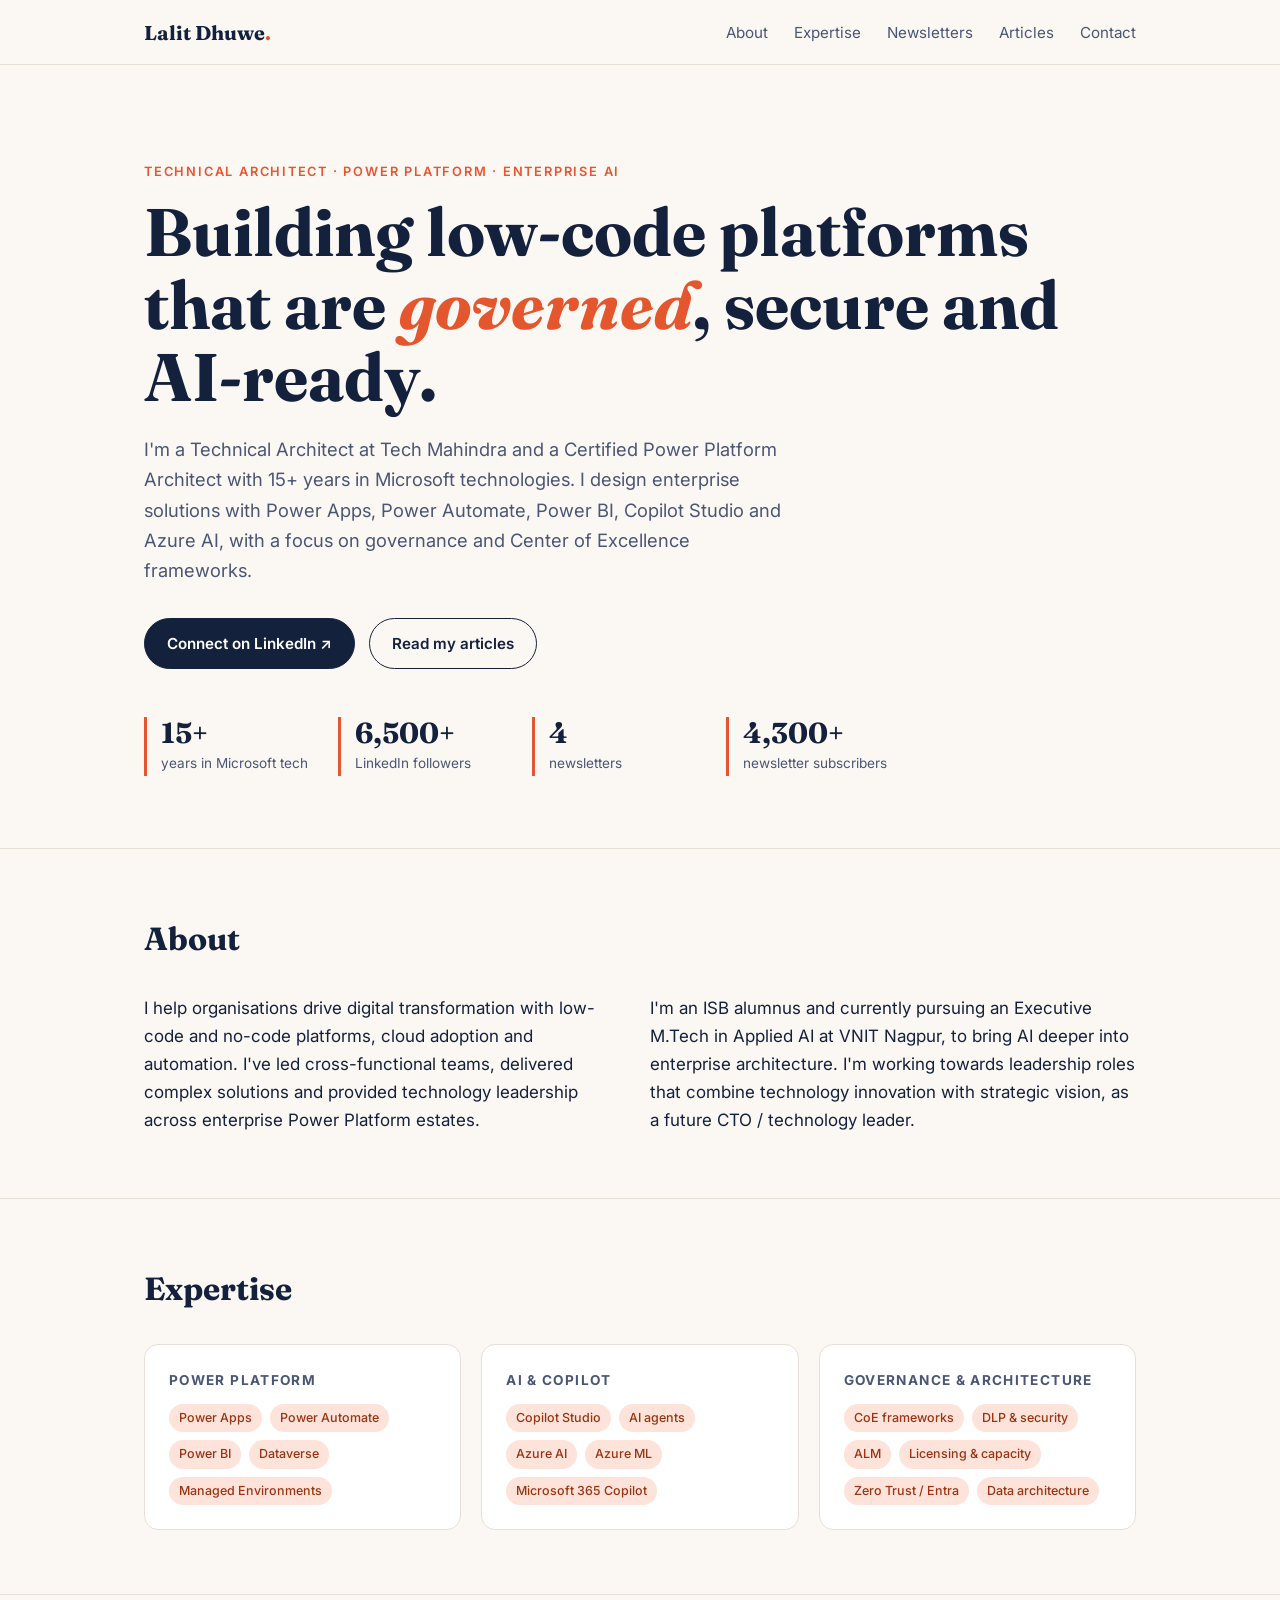
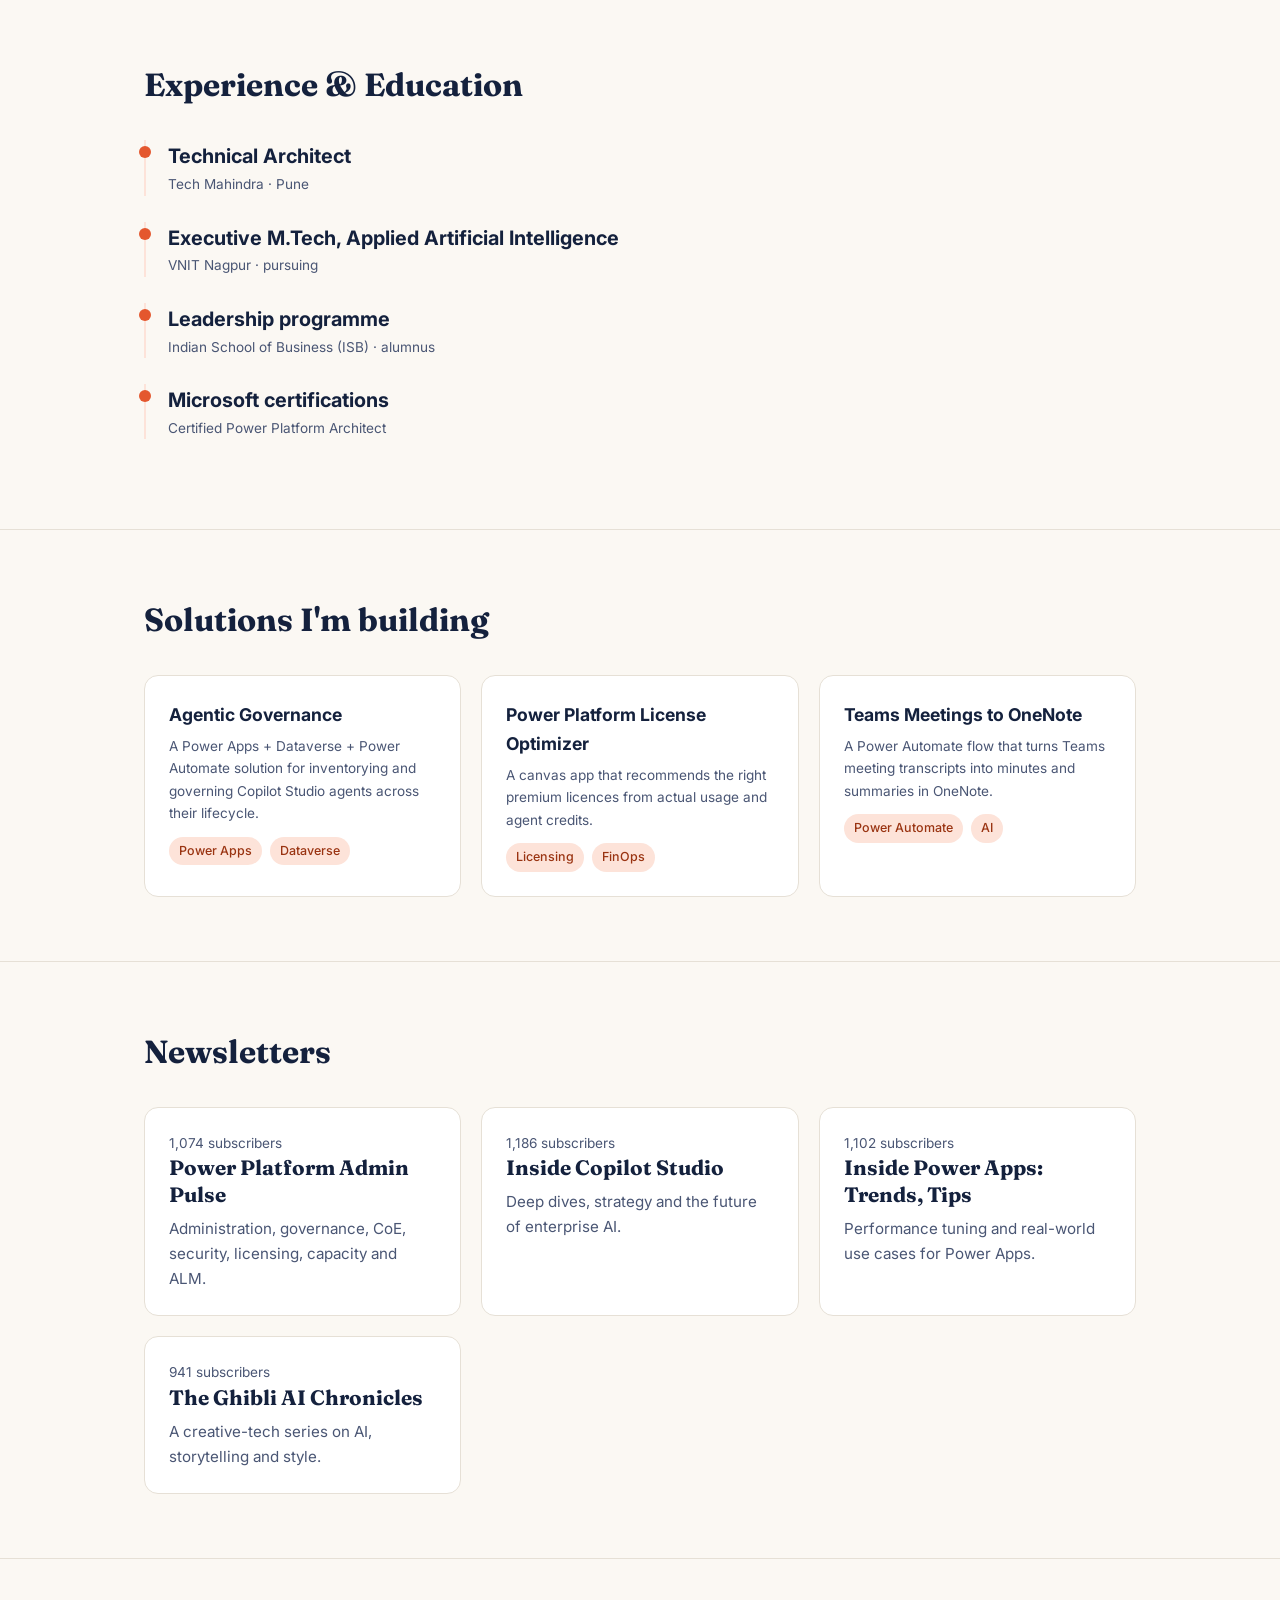
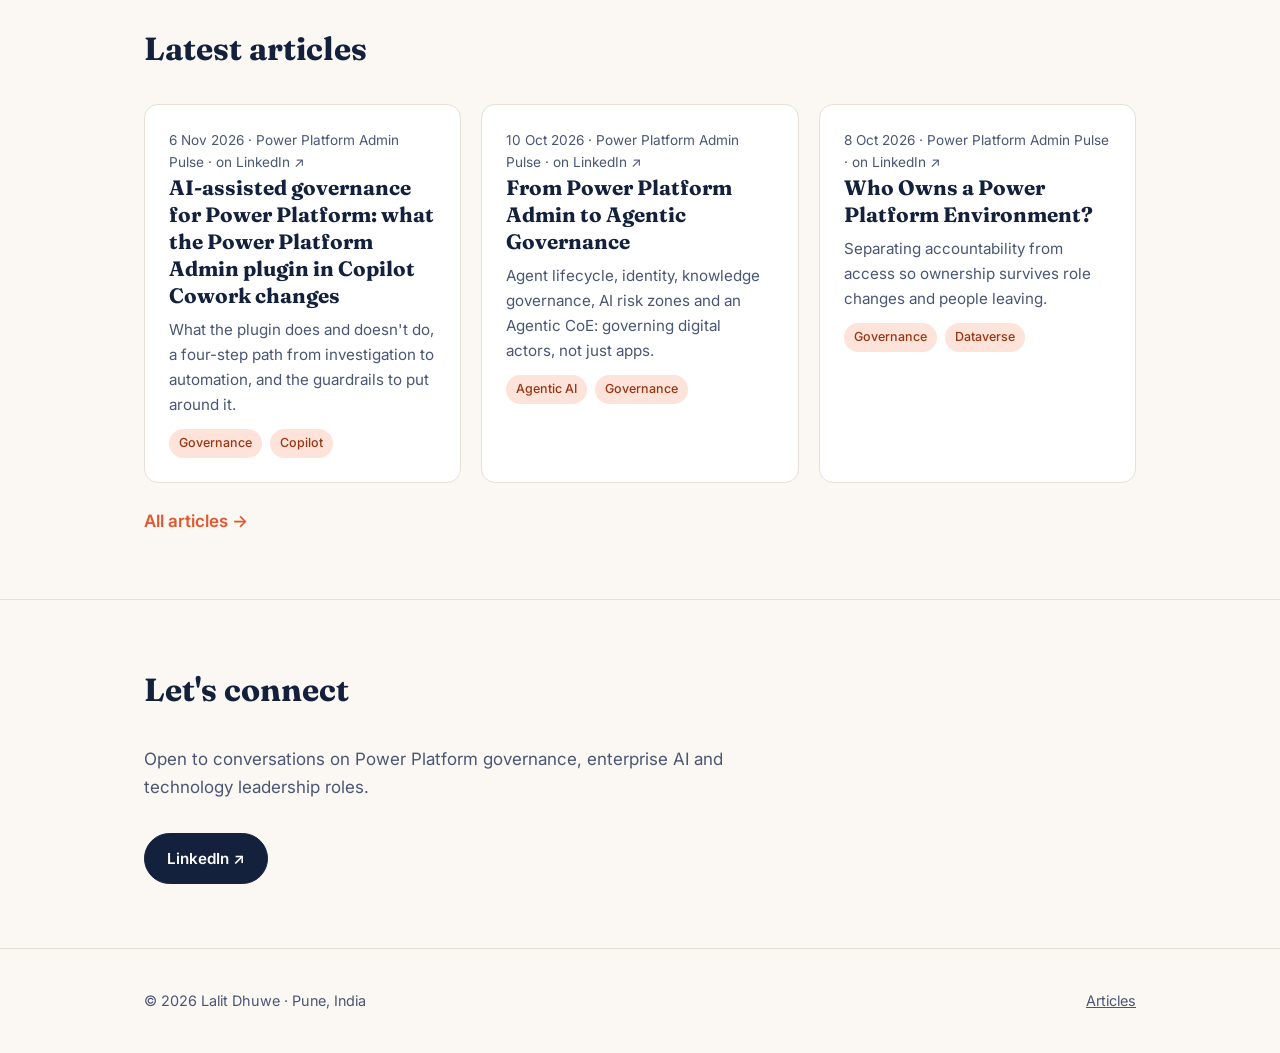
<file: index.html>
<!DOCTYPE html>
<html lang="en">
<head>
<meta charset="UTF-8">
<meta name="viewport" content="width=device-width, initial-scale=1.0">
<title>Lalit Dhuwe — Power Platform & AI Architect</title>
<meta name="description" content="Lalit Dhuwe — Technical Architect at Tech Mahindra. Certified Power Platform Architect: Power Apps, Power Automate, Copilot Studio, Azure AI. Articles on governance, licensing and agentic AI.">
<meta property="og:title" content="Lalit Dhuwe — Power Platform & AI Architect">
<meta property="og:description" content="Technical Architect, author of Power Platform Admin Pulse and Inside Copilot Studio.">
<link rel="preconnect" href="https://fonts.googleapis.com">
<link href="https://fonts.googleapis.com/css2?family=Fraunces:ital,wght@0,600;0,700;1,600&family=Inter:wght@400;500;600&display=swap" rel="stylesheet">
<link rel="stylesheet" href="style.css">
</head>
<body>

<nav><div class="wrap">
  <a class="brand" href="index.html">Lalit Dhuwe<span>.</span></a>
  <ul>
    <li class="hide-sm"><a href="#about">About</a></li>
    <li class="hide-sm"><a href="#expertise">Expertise</a></li>
    <li><a href="#newsletters">Newsletters</a></li>
    <li><a href="articles.html">Articles</a></li>
    <li><a href="#contact">Contact</a></li>
  </ul>
</div></nav>

<header class="hero"><div class="wrap">
  <div class="eyebrow">Technical Architect · Power Platform · Enterprise AI</div>
  <h1>Building low-code platforms that are <em>governed</em>, secure and AI-ready.</h1>
  <p class="lead">I'm a Technical Architect at Tech Mahindra and a Certified Power Platform Architect with 15+ years in Microsoft technologies. I design enterprise solutions with Power Apps, Power Automate, Power BI, Copilot Studio and Azure AI, with a focus on governance and Center of Excellence frameworks.</p>
  <div class="btns">
    <a class="btn primary" href="https://www.linkedin.com/in/lalit-dhuwe-98b58410/" target="_blank" rel="noopener">Connect on LinkedIn ↗</a>
    <a class="btn" href="articles.html">Read my articles</a>
  </div>
  <div class="stats">
    <div><strong>15+</strong><span>years in Microsoft tech</span></div>
    <div><strong>6,500+</strong><span>LinkedIn followers</span></div>
    <div><strong>4</strong><span>newsletters</span></div>
    <div><strong>4,300+</strong><span>newsletter subscribers</span></div>
  </div>
</div></header>

<section id="about"><div class="wrap">
  <h2>About</h2>
  <div class="grid g2">
    <p>I help organisations drive digital transformation with low-code and no-code platforms, cloud adoption and automation. I've led cross-functional teams, delivered complex solutions and provided technology leadership across enterprise Power Platform estates.</p>
    <p>I'm an ISB alumnus and currently pursuing an Executive M.Tech in Applied AI at VNIT Nagpur, to bring AI deeper into enterprise architecture. I'm working towards leadership roles that combine technology innovation with strategic vision, as a future CTO / technology leader.</p>
  </div>
</div></section>

<section id="expertise"><div class="wrap">
  <h2>Expertise</h2>
  <div class="grid g3">
    <div class="card skill-group"><h3>Power Platform</h3><div class="tags"><span class="tag">Power Apps</span><span class="tag">Power Automate</span><span class="tag">Power BI</span><span class="tag">Dataverse</span><span class="tag">Managed Environments</span></div></div>
    <div class="card skill-group"><h3>AI & Copilot</h3><div class="tags"><span class="tag">Copilot Studio</span><span class="tag">AI agents</span><span class="tag">Azure AI</span><span class="tag">Azure ML</span><span class="tag">Microsoft 365 Copilot</span></div></div>
    <div class="card skill-group"><h3>Governance & Architecture</h3><div class="tags"><span class="tag">CoE frameworks</span><span class="tag">DLP & security</span><span class="tag">ALM</span><span class="tag">Licensing & capacity</span><span class="tag">Zero Trust / Entra</span><span class="tag">Data architecture</span></div></div>
  </div>
</div></section>

<section id="experience"><div class="wrap">
  <h2>Experience & Education</h2>
  <!-- TODO: add earlier roles and years from your LinkedIn Experience section -->
  <div class="timeline">
    <div class="item"><h3>Technical Architect</h3><div class="meta">Tech Mahindra · Pune</div></div>
    <div class="item"><h3>Executive M.Tech, Applied Artificial Intelligence</h3><div class="meta">VNIT Nagpur · pursuing</div></div>
    <div class="item"><h3>Leadership programme</h3><div class="meta">Indian School of Business (ISB) · alumnus</div></div>
    <div class="item"><h3>Microsoft certifications</h3><div class="meta">Certified Power Platform Architect</div></div>
  </div>
</div></section>

<section id="projects"><div class="wrap">
  <h2>Solutions I'm building</h2>
  <!-- TODO: remove any of these that are internal or confidential -->
  <div class="grid g3">
    <div class="card"><h3>Agentic Governance</h3><p class="meta">A Power Apps + Dataverse + Power Automate solution for inventorying and governing Copilot Studio agents across their lifecycle.</p><div class="tags"><span class="tag">Power Apps</span><span class="tag">Dataverse</span></div></div>
    <div class="card"><h3>Power Platform License Optimizer</h3><p class="meta">A canvas app that recommends the right premium licences from actual usage and agent credits.</p><div class="tags"><span class="tag">Licensing</span><span class="tag">FinOps</span></div></div>
    <div class="card"><h3>Teams Meetings to OneNote</h3><p class="meta">A Power Automate flow that turns Teams meeting transcripts into minutes and summaries in OneNote.</p><div class="tags"><span class="tag">Power Automate</span><span class="tag">AI</span></div></div>
  </div>
</div></section>

<section id="newsletters"><div class="wrap">
  <h2>Newsletters</h2>
  <div class="grid g2">
    <a class="card post-card" href="https://www.linkedin.com/in/lalit-dhuwe-98b58410/recent-activity/newsletter/" target="_blank" rel="noopener"><div class="meta">1,074 subscribers</div><h3>Power Platform Admin Pulse</h3><p>Administration, governance, CoE, security, licensing, capacity and ALM.</p></a>
    <a class="card post-card" href="https://www.linkedin.com/in/lalit-dhuwe-98b58410/recent-activity/newsletter/" target="_blank" rel="noopener"><div class="meta">1,186 subscribers</div><h3>Inside Copilot Studio</h3><p>Deep dives, strategy and the future of enterprise AI.</p></a>
    <a class="card post-card" href="https://www.linkedin.com/in/lalit-dhuwe-98b58410/recent-activity/newsletter/" target="_blank" rel="noopener"><div class="meta">1,102 subscribers</div><h3>Inside Power Apps: Trends, Tips</h3><p>Performance tuning and real-world use cases for Power Apps.</p></a>
    <a class="card post-card" href="https://www.linkedin.com/in/lalit-dhuwe-98b58410/recent-activity/newsletter/" target="_blank" rel="noopener"><div class="meta">941 subscribers</div><h3>The Ghibli AI Chronicles</h3><p>A creative-tech series on AI, storytelling and style.</p></a>
  </div>
</div></section>

<section id="articles"><div class="wrap">
  <h2>Latest articles</h2>
  <div class="grid g3" id="latest-posts"></div>
  <a class="more" href="articles.html">All articles →</a>
</div></section>

<section id="contact"><div class="wrap">
  <h2>Let's connect</h2>
  <p style="max-width:600px;color:var(--ink-soft)">Open to conversations on Power Platform governance, enterprise AI and technology leadership roles.</p>
  <div class="btns">
    <a class="btn primary" href="https://www.linkedin.com/in/lalit-dhuwe-98b58410/" target="_blank" rel="noopener">LinkedIn ↗</a>
    <!-- TODO: add your email if you want it public -->
  </div>
</div></section>

<footer><div class="wrap"><span>© 2026 Lalit Dhuwe · Pune, India</span><a href="articles.html">Articles</a></div></footer>

<script src="posts.js"></script>
<script>renderPosts('latest-posts', 3, '');</script>
</body>
</html>
</file>
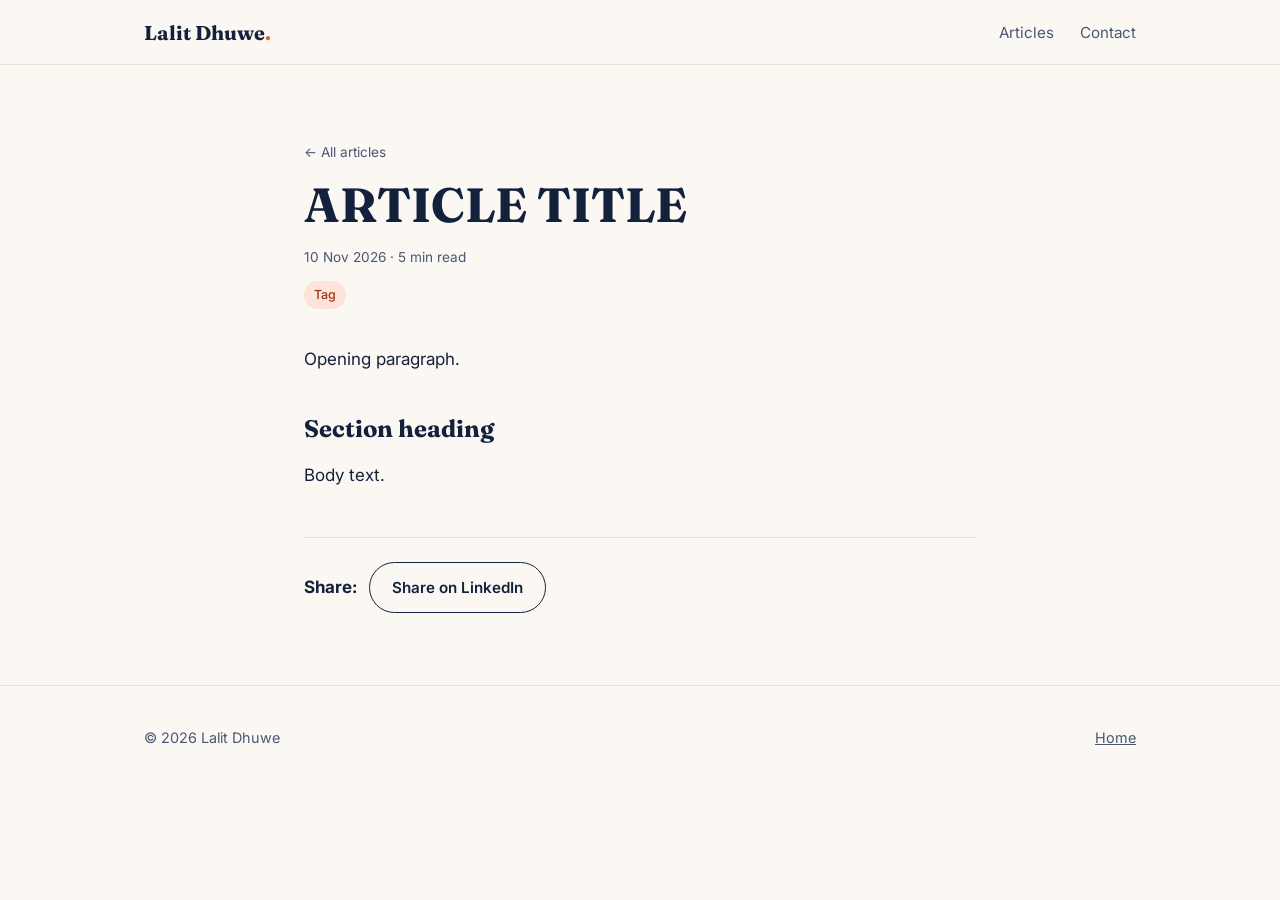
<file: article-template.html>
<!DOCTYPE html>
<html lang="en">
<head>
<meta charset="UTF-8">
<meta name="viewport" content="width=device-width, initial-scale=1.0">
<!-- 1. CHANGE the title and description -->
<title>ARTICLE TITLE — Lalit Dhuwe</title>
<meta name="description" content="One-line summary of the article.">
<meta property="og:title" content="ARTICLE TITLE">
<meta property="og:description" content="One-line summary of the article.">
<link href="https://fonts.googleapis.com/css2?family=Fraunces:ital,wght@0,600;0,700;1,600&family=Inter:wght@400;500;600&display=swap" rel="stylesheet">
<link rel="stylesheet" href="style.css">
</head>
<body>
<nav><div class="wrap">
  <a class="brand" href="index.html">Lalit Dhuwe<span>.</span></a>
  <ul><li><a href="articles.html">Articles</a></li><li><a href="index.html#contact">Contact</a></li></ul>
</div></nav>

<article class="article">
  <a href="articles.html" class="meta" style="text-decoration:none">← All articles</a>
  <!-- 2. CHANGE the heading, date and tags -->
  <h1>ARTICLE TITLE</h1>
  <div class="meta">10 Nov 2026 · 5 min read</div>
  <div class="tags"><span class="tag">Tag</span></div>

  <!-- 3. WRITE your article below. Use <h2>, <p>, <ul>, <pre><code>, <blockquote> -->
  <div class="content">
    <p>Opening paragraph.</p>
    <h2>Section heading</h2>
    <p>Body text.</p>
  </div>

  <div class="share">
    <strong>Share:</strong>
    <a class="btn" href="#" onclick="window.open('https://www.linkedin.com/sharing/share-offsite/?url='+encodeURIComponent(location.href));return false;">Share on LinkedIn</a>
  </div>
</article>
<footer><div class="wrap"><span>© 2026 Lalit Dhuwe</span><a href="index.html">Home</a></div></footer>
</body>
</html>
</file>
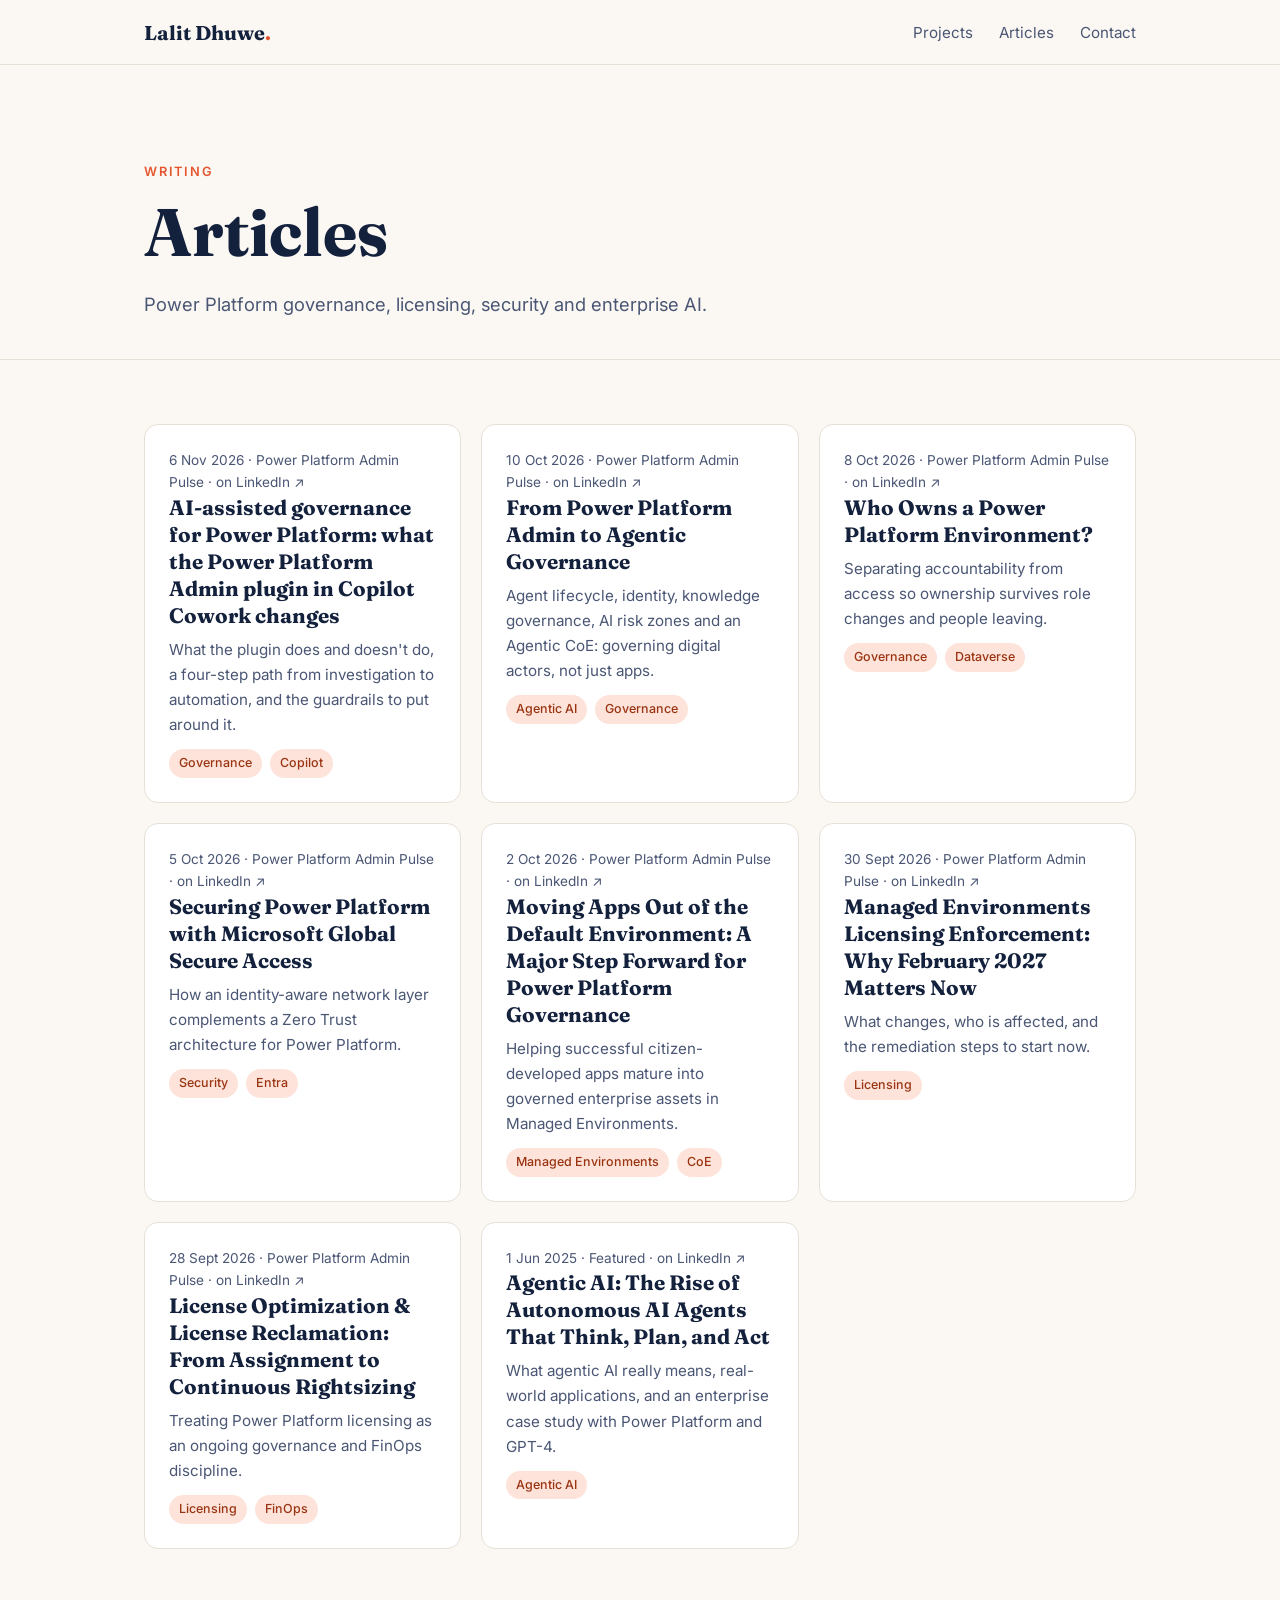
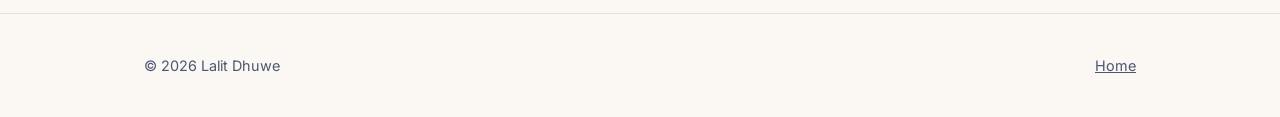
<file: articles.html>
<!DOCTYPE html>
<html lang="en">
<head>
<meta charset="UTF-8">
<meta name="viewport" content="width=device-width, initial-scale=1.0">
<title>Articles — Lalit Dhuwe</title>
<meta name="description" content="Articles by Lalit Dhuwe on Power Platform governance and enterprise AI.">
<link href="https://fonts.googleapis.com/css2?family=Fraunces:ital,wght@0,600;0,700;1,600&family=Inter:wght@400;500;600&display=swap" rel="stylesheet">
<link rel="stylesheet" href="style.css">
</head>
<body>
<nav><div class="wrap">
  <a class="brand" href="index.html">Lalit Dhuwe<span>.</span></a>
  <ul>
    <li><a href="index.html#projects">Projects</a></li>
    <li><a href="articles.html">Articles</a></li>
    <li><a href="index.html#contact">Contact</a></li>
  </ul>
</div></nav>

<header class="hero" style="padding-bottom:40px"><div class="wrap">
  <div class="eyebrow">Writing</div>
  <h1>Articles</h1>
  <p class="lead">Power Platform governance, licensing, security and enterprise AI.</p>
</div></header>

<section><div class="wrap"><div class="grid g2" id="all-posts"></div></div></section>

<footer><div class="wrap"><span>© 2026 Lalit Dhuwe</span><a href="index.html">Home</a></div></footer>
<script src="posts.js"></script>
<script>renderPosts('all-posts', 0, '');</script>
</body>
</html>
</file>
<file: style.css>
:root{
  --ink:#14213d; --ink-soft:#4a5674; --paper:#fbf8f3; --card:#ffffff;
  --accent:#e4572e; --accent-soft:#fde3d9; --line:#e6e0d6;
  --serif:"Fraunces",Georgia,serif; --sans:"Inter",system-ui,-apple-system,Segoe UI,Roboto,sans-serif;
}
*{box-sizing:border-box;margin:0;padding:0}
html{scroll-behavior:smooth}
body{font-family:var(--sans);color:var(--ink);background:var(--paper);line-height:1.65;font-size:17px}
a{color:inherit}
.wrap{max-width:1040px;margin:0 auto;padding:0 24px}

/* nav */
nav{position:sticky;top:0;z-index:10;background:rgba(251,248,243,.9);backdrop-filter:blur(8px);border-bottom:1px solid var(--line)}
nav .wrap{display:flex;align-items:center;justify-content:space-between;height:64px}
.brand{font-family:var(--serif);font-weight:700;font-size:1.25rem;text-decoration:none}
.brand span{color:var(--accent)}
nav ul{display:flex;gap:26px;list-style:none}
nav ul a{text-decoration:none;font-size:.95rem;color:var(--ink-soft)}
nav ul a:hover{color:var(--accent)}

/* hero */
.hero{padding:96px 0 72px}
.eyebrow{font-size:.8rem;letter-spacing:.14em;text-transform:uppercase;color:var(--accent);font-weight:600}
.hero h1{font-family:var(--serif);font-size:clamp(2.4rem,5.5vw,4.2rem);line-height:1.08;margin:14px 0 20px;font-weight:700}
.hero h1 em{font-style:italic;color:var(--accent)}
.hero p.lead{max-width:640px;font-size:1.15rem;color:var(--ink-soft)}
.btns{display:flex;gap:14px;margin-top:32px;flex-wrap:wrap}
.btn{display:inline-flex;align-items:center;gap:8px;padding:12px 22px;border-radius:999px;text-decoration:none;font-weight:600;font-size:.95rem;border:1.5px solid var(--ink)}
.btn.primary{background:var(--ink);color:#fff}
.btn.primary:hover{background:var(--accent);border-color:var(--accent)}
.btn:not(.primary):hover{border-color:var(--accent);color:var(--accent)}

/* sections */
section{padding:64px 0;border-top:1px solid var(--line)}
h2{font-family:var(--serif);font-size:2rem;margin-bottom:28px}
.grid{display:grid;gap:20px}
.g2{grid-template-columns:repeat(auto-fit,minmax(300px,1fr))}
.g3{grid-template-columns:repeat(auto-fit,minmax(260px,1fr))}
.card{background:var(--card);border:1px solid var(--line);border-radius:14px;padding:24px;transition:transform .15s,box-shadow .15s}
.card:hover{transform:translateY(-3px);box-shadow:0 10px 30px rgba(20,33,61,.07)}
.card h3{font-size:1.1rem;margin-bottom:6px}
.meta{font-size:.85rem;color:var(--ink-soft)}
.tags{display:flex;flex-wrap:wrap;gap:8px;margin-top:12px}
.tag{font-size:.78rem;background:var(--accent-soft);color:#9a3412;padding:4px 10px;border-radius:999px;font-weight:500}
.skill-group h3{font-size:.85rem;text-transform:uppercase;letter-spacing:.1em;color:var(--ink-soft);margin-bottom:10px}
.timeline .item{padding-left:22px;border-left:2px solid var(--accent-soft);margin-bottom:26px;position:relative}
.timeline .item::before{content:"";position:absolute;left:-7px;top:6px;width:12px;height:12px;border-radius:50%;background:var(--accent)}

/* articles */
.post-card{text-decoration:none;display:block}
.post-card h3{font-family:var(--serif);font-size:1.3rem;line-height:1.3}
.post-card p{color:var(--ink-soft);font-size:.95rem;margin-top:8px}
.more{display:inline-block;margin-top:24px;font-weight:600;color:var(--accent);text-decoration:none}

/* article page */
.article{max-width:720px;margin:0 auto;padding:72px 24px}
.article h1{font-family:var(--serif);font-size:clamp(2rem,4.5vw,3rem);line-height:1.15;margin:12px 0 14px}
.article .content{margin-top:36px}
.article .content h2{font-size:1.5rem;margin:36px 0 12px}
.article .content p,.article .content ul,.article .content ol{margin-bottom:18px}
.article .content ul,.article .content ol{padding-left:24px}
.article .content pre{background:var(--ink);color:#f1f1f1;padding:18px;border-radius:10px;overflow-x:auto;font-size:.9rem;margin-bottom:18px}
.article .content code{font-family:ui-monospace,Menlo,monospace;font-size:.9em}
.article .content blockquote{border-left:3px solid var(--accent);padding-left:18px;color:var(--ink-soft);font-style:italic;margin-bottom:18px}
.share{margin-top:48px;padding-top:24px;border-top:1px solid var(--line);display:flex;gap:12px;align-items:center;flex-wrap:wrap}

footer{padding:40px 0;border-top:1px solid var(--line);font-size:.9rem;color:var(--ink-soft)}
footer .wrap{display:flex;justify-content:space-between;flex-wrap:wrap;gap:12px}

@media (max-width:640px){nav ul{gap:16px} nav ul li.hide-sm{display:none} .hero{padding:64px 0 48px}}
.stats{display:grid;grid-template-columns:repeat(auto-fit,minmax(150px,1fr));gap:16px;margin-top:48px;max-width:760px}
.stats div{border-left:3px solid var(--accent);padding-left:14px}
.stats strong{display:block;font-family:var(--serif);font-size:1.8rem;line-height:1.1}
.stats span{font-size:.85rem;color:var(--ink-soft)}
</file>
